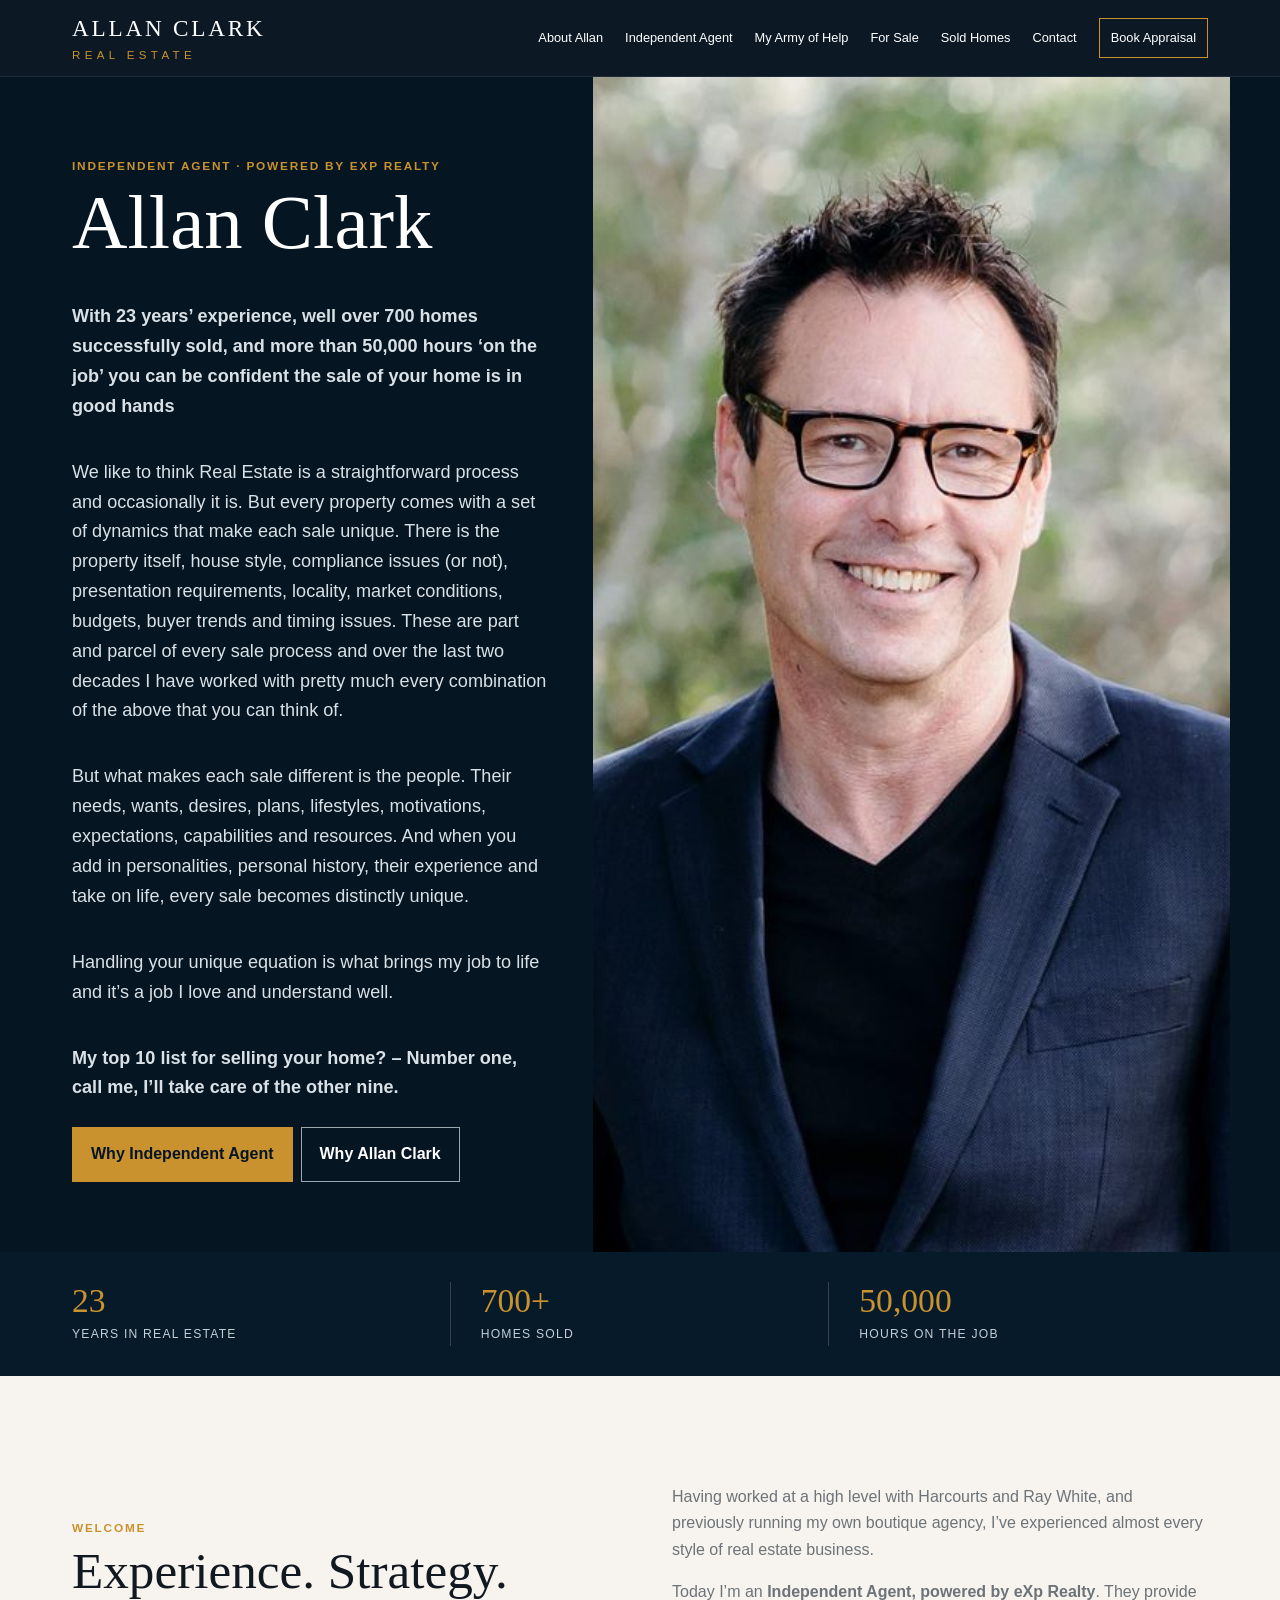
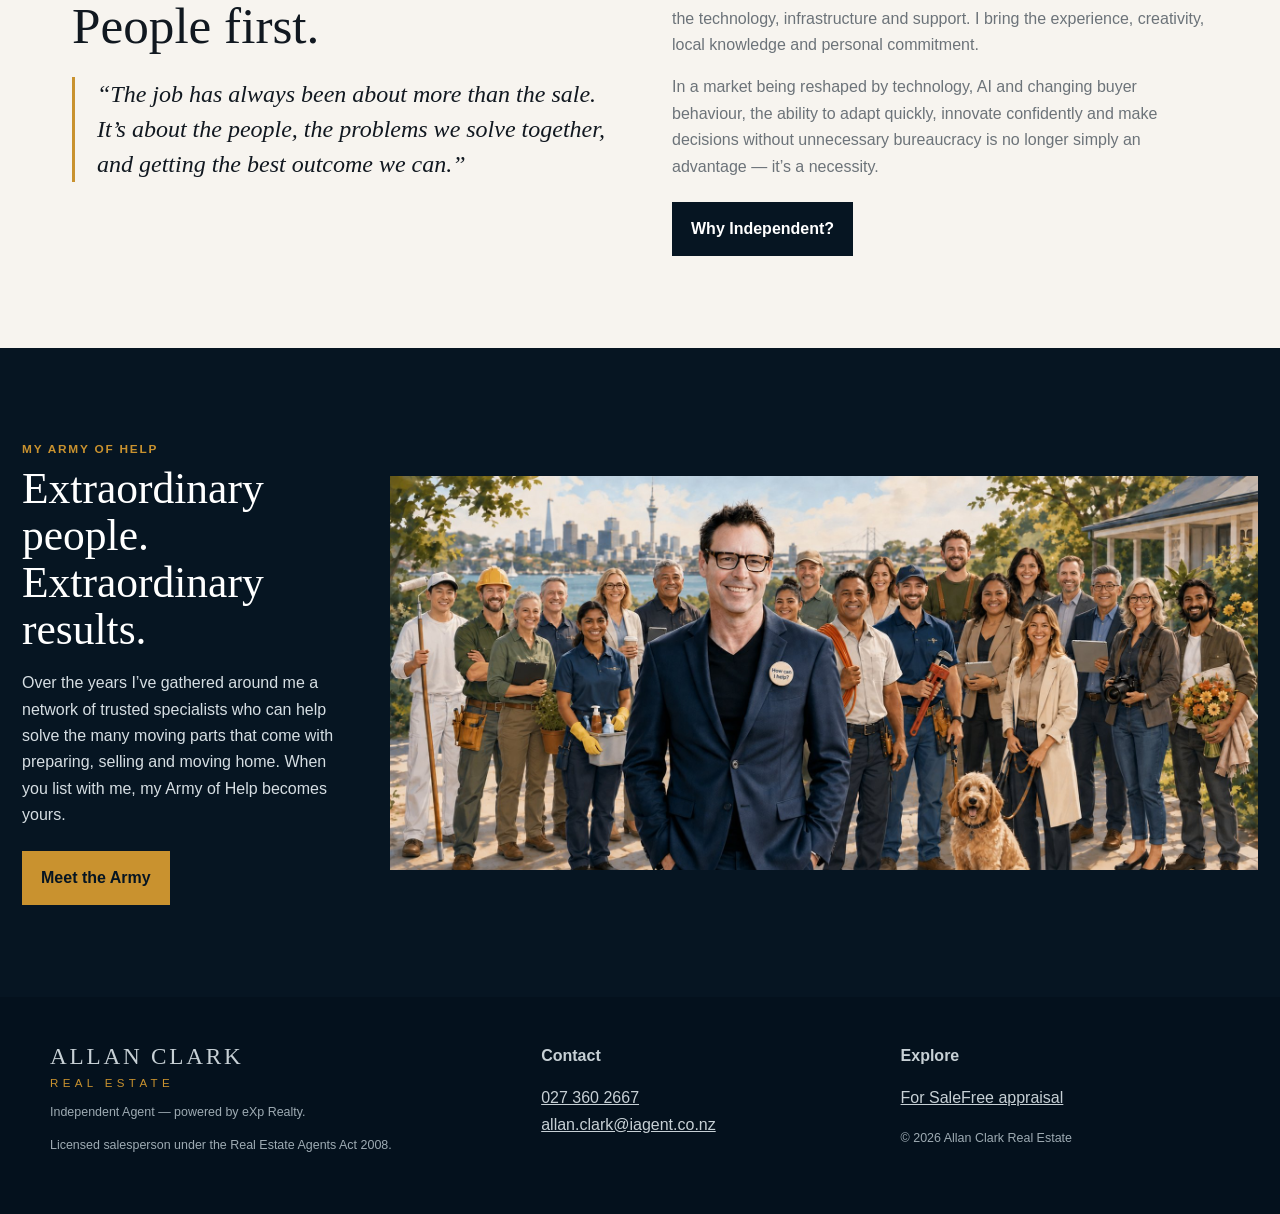
<file: index.html>
<!doctype html><html lang="en-NZ"><head><meta charset="utf-8"><meta name="viewport" content="width=device-width,initial-scale=1"><title>Auckland Real Estate Agent | Allan Clark Real Estate</title><meta name="description" content="Allan Clark — Independent Agent powered by eXp Realty. 23 years experience, 700+ homes sold."><link rel="stylesheet" href="assets/site.css"></head><body><header class="site-header"><div class="nav-wrap"><a class="brand" href="index.html"><strong>ALLAN CLARK</strong><span>REAL ESTATE</span></a><button class="menu">Menu</button><nav class="nav"><a href="about.html">About Allan</a><a href="independent.html">Independent Agent</a><a href="army.html">My Army of Help</a><a href="for-sale.html">For Sale</a><a href="sold.html">Sold Homes</a><a href="contact.html">Contact</a><a class="nav-cta" href="contact.html#appraisal-form">Book Appraisal</a></nav></div></header><main><section class="hero"><div class="hero-grid"><div class="hero-copy"><div class="kicker">Independent Agent · Powered by eXp Realty</div><h1>Allan Clark</h1><p><strong>With 23 years’ experience, well over 700 homes successfully sold, and more than 50,000 hours ‘on the job’ you can be confident the sale of your home is in good hands</strong></p><p>We like to think Real Estate is a straightforward process and occasionally it is. But every property comes with a set of dynamics that make each sale unique. There is the property itself, house style, compliance issues (or not), presentation requirements, locality, market conditions, budgets, buyer trends and timing issues. These are part and parcel of every sale process and over the last two decades I have worked with pretty much every combination of the above that you can think of.</p><p>But what makes each sale different is the people. Their needs, wants, desires, plans, lifestyles, motivations, expectations, capabilities and resources. And when you add in personalities, personal history, their experience and take on life, every sale becomes distinctly unique.</p><p>Handling your unique equation is what brings my job to life and it’s a job I love and understand well.</p><p><strong>My top 10 list for selling your home? – Number one, call me, I’ll take care of the other nine.</strong></p><div><a class="btn" href="independent.html">Why Independent Agent</a><a class="btn alt" href="about.html">Why Allan Clark</a></div></div><div class="hero-photo"><img src="assets/allan-headshot.jpg" alt="Allan Clark"></div></div></section><section class="stats"><div class="stats-grid"><div class="stat"><b>23</b><span>Years in real estate</span></div><div class="stat"><b>700+</b><span>Homes sold</span></div><div class="stat"><b>50,000</b><span>Hours on the job</span></div></div></section><section class="section two"><div><div class="kicker">Welcome</div><h2>Experience. Strategy. People first.</h2><p class="quote">“The job has always been about more than the sale. It’s about the people, the problems we solve together, and getting the best outcome we can.”</p></div><div class="prose"><p>Having worked at a high level with Harcourts and Ray White, and previously running my own boutique agency, I’ve experienced almost every style of real estate business.</p><p>Today I’m an <strong>Independent Agent, powered by eXp Realty</strong>. They provide the technology, infrastructure and support. I bring the experience, creativity, local knowledge and personal commitment.</p><p>In a market being reshaped by technology, AI and changing buyer behaviour, the ability to adapt quickly, innovate confidently and make decisions without unnecessary bureaucracy is no longer simply an advantage — it’s a necessity.</p><a class="btn dark" href="independent.html">Why Independent?</a></div></section><section class="band army-home-band"><div class="section two army-home-layout"><div class="army-home-copy"><div class="kicker">My Army of Help</div><h2>Extraordinary people. Extraordinary results.</h2><p>Over the years I’ve gathered around me a network of trusted specialists who can help solve the many moving parts that come with preparing, selling and moving home. When you list with me, my Army of Help becomes yours.</p><a class="btn" href="army.html">Meet the Army</a></div><div class="image-frame army-home-image"><img src="assets/army-of-help-home-new.jpg" alt="Allan Clark with his Army of Help network of trusted professionals"></div></div></section></main><footer><div class="footer-grid"><div><a class="brand" href="index.html"><strong>ALLAN CLARK</strong><span>REAL ESTATE</span></a><p class="small">Independent Agent — powered by eXp Realty.</p><p class="small">Licensed salesperson under the Real Estate Agents Act 2008.</p></div><div><strong>Contact</strong><p><a href="tel:0273602667">027 360 2667</a><br><a href="mailto:allan.clark@iagent.co.nz">allan.clark@iagent.co.nz</a></p></div><div><strong>Explore</strong><p><a href="for-sale.html">For Sale</a><a href="contact.html">Free appraisal</a></p><p class="small">© <span data-year></span> Allan Clark Real Estate</p></div></div></footer><script src="assets/site.js"></script></body></html>
</file>
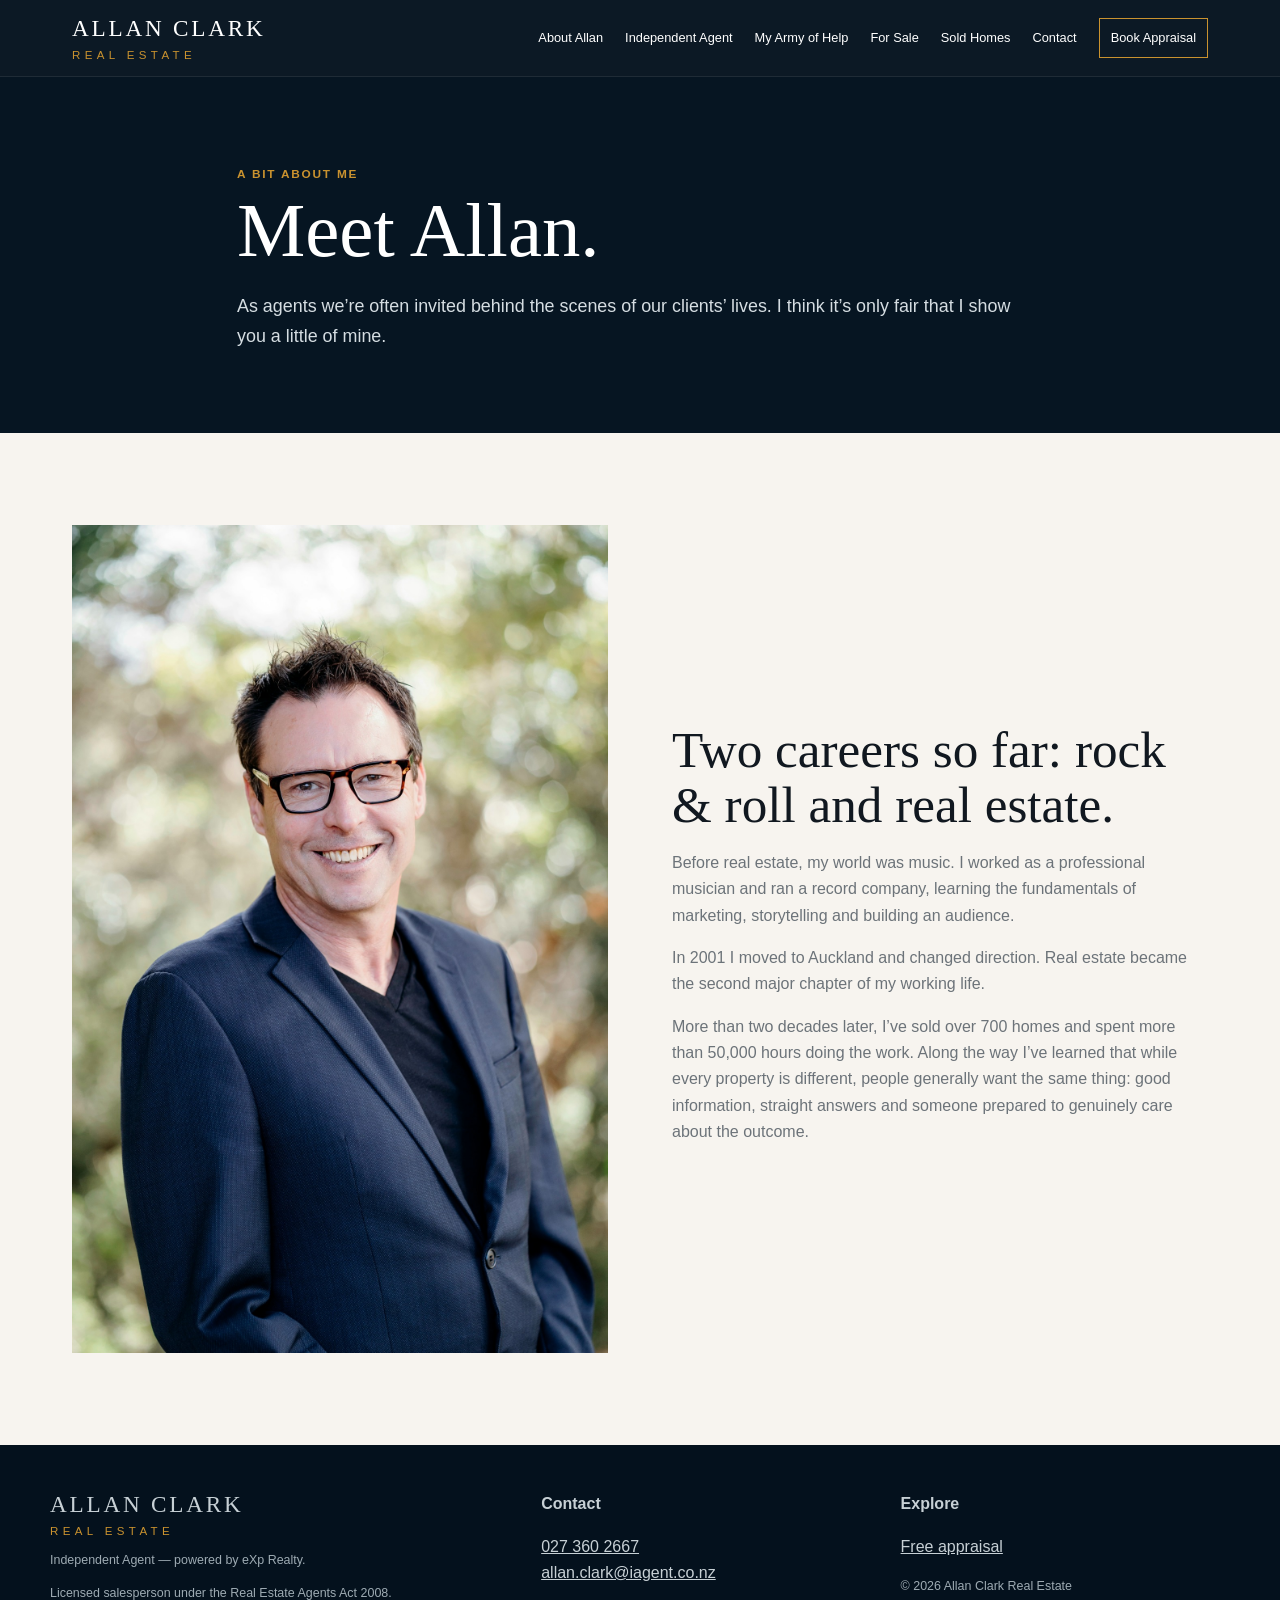
<file: about.html>
<!doctype html><html lang="en-NZ"><head><meta charset="utf-8"><meta name="viewport" content="width=device-width,initial-scale=1"><title>About Allan | Allan Clark Real Estate</title><meta name="description" content="Meet Allan Clark."><link rel="stylesheet" href="assets/site.css"></head><body><header class="site-header"><div class="nav-wrap"><a class="brand" href="index.html"><strong>ALLAN CLARK</strong><span>REAL ESTATE</span></a><button class="menu">Menu</button><nav class="nav"><a href="about.html">About Allan</a><a href="independent.html">Independent Agent</a><a href="army.html">My Army of Help</a><a href="for-sale.html">For Sale</a><a href="sold.html">Sold Homes</a><a href="contact.html">Contact</a><a class="nav-cta" href="contact.html#appraisal-form">Book Appraisal</a></nav></div></header><main><section class="page-hero"><div class="section narrow"><div class="kicker">A bit about me</div><h1>Meet Allan.</h1><p>As agents we’re often invited behind the scenes of our clients’ lives. I think it’s only fair that I show you a little of mine.</p></div></section><section class="section two"><div class="image-frame"><img src="assets/allan-portrait.jpg" alt="Portrait of Allan Clark"></div><div class="prose"><h2>Two careers so far: rock & roll and real estate.</h2><p>Before real estate, my world was music. I worked as a professional musician and ran a record company, learning the fundamentals of marketing, storytelling and building an audience.</p><p>In 2001 I moved to Auckland and changed direction. Real estate became the second major chapter of my working life.</p><p>More than two decades later, I’ve sold over 700 homes and spent more than 50,000 hours doing the work. Along the way I’ve learned that while every property is different, people generally want the same thing: good information, straight answers and someone prepared to genuinely care about the outcome.</p></div></section></main><footer><div class="footer-grid"><div><a class="brand" href="index.html"><strong>ALLAN CLARK</strong><span>REAL ESTATE</span></a><p class="small">Independent Agent — powered by eXp Realty.</p><p class="small">Licensed salesperson under the Real Estate Agents Act 2008.</p></div><div><strong>Contact</strong><p><a href="tel:0273602667">027 360 2667</a><br><a href="mailto:allan.clark@iagent.co.nz">allan.clark@iagent.co.nz</a></p></div><div><strong>Explore</strong><p><a href="contact.html">Free appraisal</a></p><p class="small">© <span data-year></span> Allan Clark Real Estate</p></div></div></footer><script src="assets/site.js"></script></body></html>
</file>
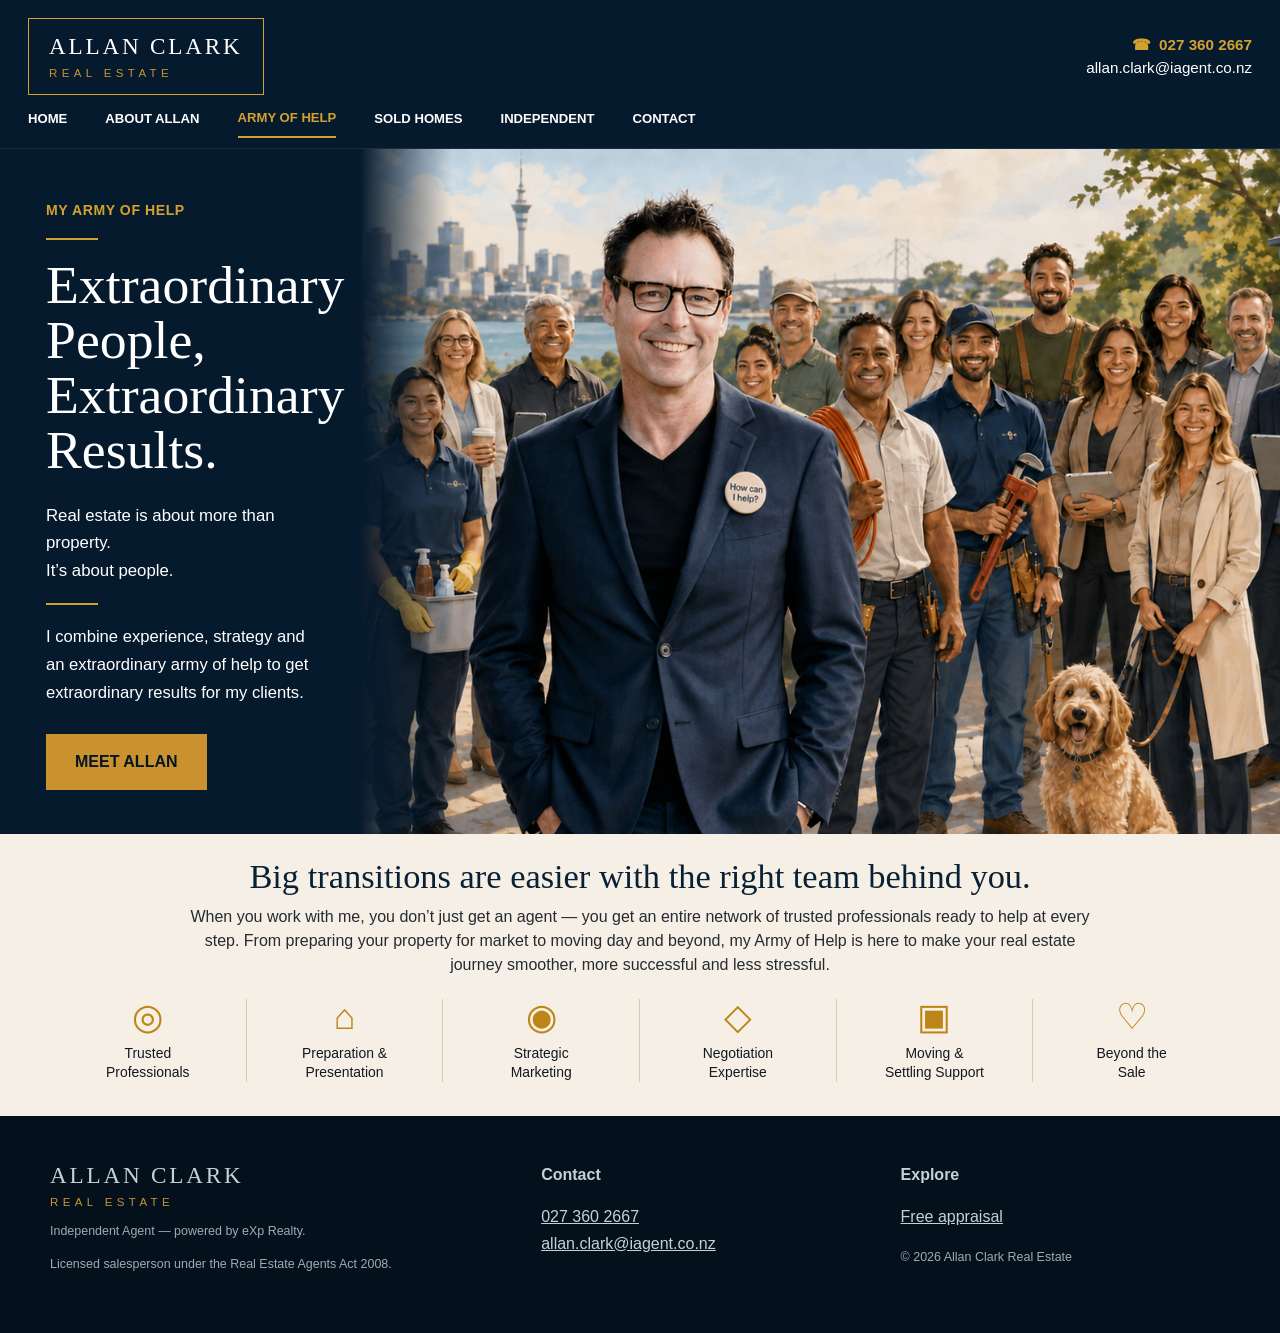
<file: army.html>
<!doctype html>
<html lang="en-NZ">
<head>
  <meta charset="utf-8">
  <meta name="viewport" content="width=device-width,initial-scale=1">
  <title>My Army of Help | Allan Clark Real Estate</title>
  <meta name="description" content="Allan Clark's Army of Help — a trusted network of professionals ready to help with every part of your real estate transition.">
  <link rel="stylesheet" href="assets/site.css">
  <link rel="stylesheet" href="assets/army.css">
</head>
<body class="army-page">
<header class="site-header army-header">
  <div class="army-header-top">
    <a class="brand army-brand" href="index.html"><strong>ALLAN CLARK</strong><span>REAL ESTATE</span></a>
    <div class="army-contact">
      <a href="tel:0273602667">☎ &nbsp;027 360 2667</a>
      <a href="mailto:allan.clark@iagent.co.nz">allan.clark@iagent.co.nz</a>
    </div>
    <button class="menu" aria-label="Open menu">Menu</button>
  </div>
  <nav class="nav army-nav">
    <a href="index.html">Home</a>
    <a href="about.html">About Allan</a>
    <a class="active" href="army.html">Army of Help</a>
    <a href="sold.html">Sold Homes</a>
    <a href="independent.html">Independent</a>
    
    <a href="contact.html">Contact</a>
  </nav>
</header>

<main>
  <section class="army-hero">
    <div class="army-hero-copy">
      <div class="army-eyebrow">MY ARMY OF HELP</div>
      <div class="army-gold-rule"></div>
      <h1>Extraordinary<br>People,<br>Extraordinary<br>Results.</h1>
      <p class="army-lead">Real estate is about more than property.<br>It’s about people.</p>
      <div class="army-gold-rule short"></div>
      <p class="army-body">I combine experience, strategy and an extraordinary army of help to get extraordinary results for my clients.</p>
      <a class="btn army-button" href="about.html">MEET ALLAN</a>
    </div>
    <div class="army-hero-image">
      <img src="assets/army-of-help-team.png" alt="Allan Clark with his Army of Help">
    </div>
  </section>

  <section class="army-support">
    <div class="army-support-inner">
      <h2>Big transitions are easier with the right team behind you.</h2>
      <p>When you work with me, you don’t just get an agent — you get an entire network of trusted professionals ready to help at every step. From preparing your property for market to moving day and beyond, my Army of Help is here to make your real estate journey smoother, more successful and less stressful.</p>
      <div class="army-benefits">
        <article><div class="army-icon">◎</div><h3>Trusted<br>Professionals</h3></article>
        <article><div class="army-icon">⌂</div><h3>Preparation &amp;<br>Presentation</h3></article>
        <article><div class="army-icon">◉</div><h3>Strategic<br>Marketing</h3></article>
        <article><div class="army-icon">◇</div><h3>Negotiation<br>Expertise</h3></article>
        <article><div class="army-icon">▣</div><h3>Moving &amp;<br>Settling Support</h3></article>
        <article><div class="army-icon">♡</div><h3>Beyond the<br>Sale</h3></article>
      </div>
    </div>
  </section>

</main>

<footer>
  <div class="footer-grid">
    <div>
      <a class="brand" href="index.html"><strong>ALLAN CLARK</strong><span>REAL ESTATE</span></a>
      <p class="small">Independent Agent — powered by eXp Realty.</p>
      <p class="small">Licensed salesperson under the Real Estate Agents Act 2008.</p>
    </div>
    <div><strong>Contact</strong><p><a href="tel:0273602667">027 360 2667</a><br><a href="mailto:allan.clark@iagent.co.nz">allan.clark@iagent.co.nz</a></p></div>
    <div><strong>Explore</strong><p><a href="contact.html">Free appraisal</a></p><p class="small">© <span data-year></span> Allan Clark Real Estate</p></div>
  </div>
</footer>
<script src="assets/site.js"></script>
</body>
</html>
</file>
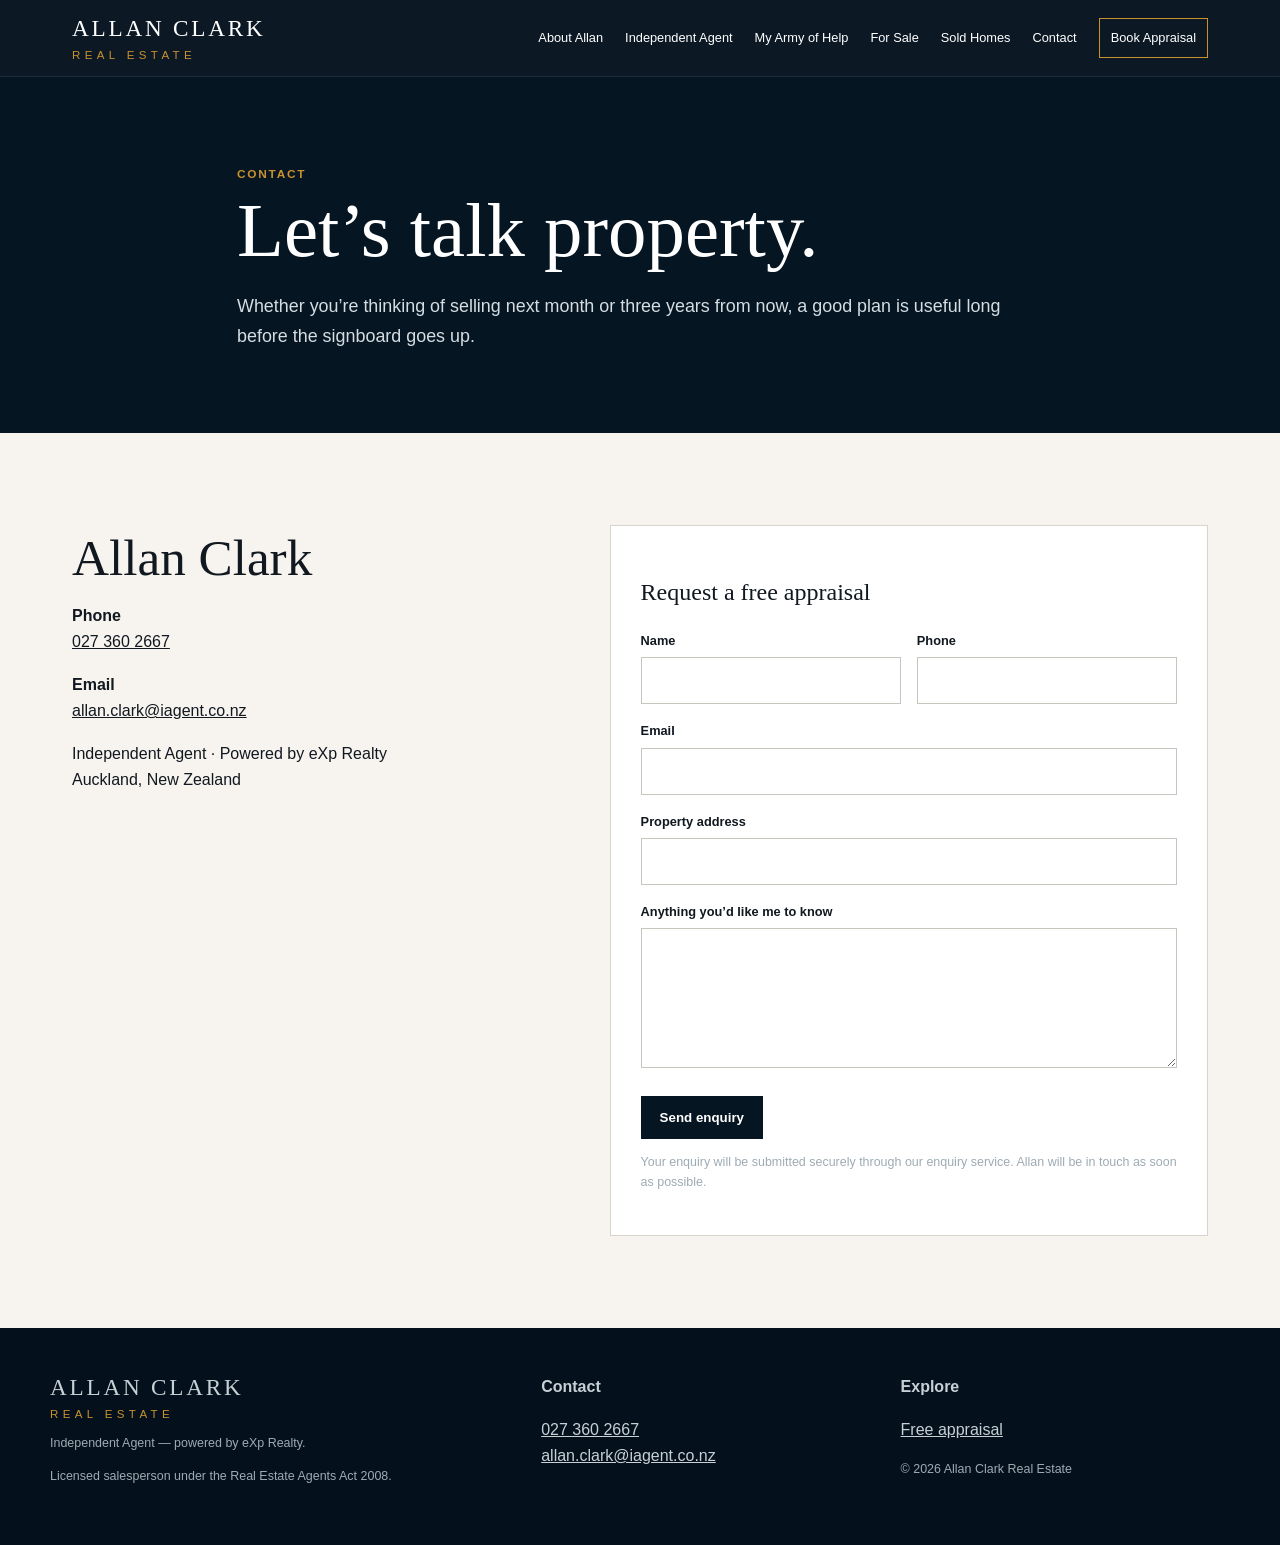
<file: contact.html>
<!doctype html><html lang="en-NZ"><head><meta charset="utf-8"><meta name="viewport" content="width=device-width,initial-scale=1"><title>Contact | Allan Clark Real Estate</title><meta name="description" content="Contact Allan Clark or request a free property appraisal."><link rel="stylesheet" href="assets/site.css"></head><body><header class="site-header"><div class="nav-wrap"><a class="brand" href="index.html"><strong>ALLAN CLARK</strong><span>REAL ESTATE</span></a><button class="menu">Menu</button><nav class="nav"><a href="about.html">About Allan</a><a href="independent.html">Independent Agent</a><a href="army.html">My Army of Help</a><a href="for-sale.html">For Sale</a><a href="sold.html">Sold Homes</a><a href="contact.html">Contact</a><a class="nav-cta" href="contact.html#appraisal-form">Book Appraisal</a></nav></div></header><main><section class="page-hero"><div class="section narrow"><div class="kicker">Contact</div><h1>Let’s talk property.</h1><p>Whether you’re thinking of selling next month or three years from now, a good plan is useful long before the signboard goes up.</p></div></section><section class="section contact-grid"><div><h2>Allan Clark</h2><p><strong>Phone</strong><br><a href="tel:0273602667">027 360 2667</a></p><p><strong>Email</strong><br><a href="mailto:allan.clark@iagent.co.nz">allan.clark@iagent.co.nz</a></p><p>Independent Agent · Powered by eXp Realty<br>Auckland, New Zealand</p></div><div class="contact-box"><h3>Request a free appraisal</h3><form id="appraisal-form" action="https://api.web3forms.com/submit" method="POST"><input type="hidden" name="access_key" value="07885976-c66e-488e-8638-e95e1d475dbd"><input type="hidden" name="subject" value="New property appraisal enquiry — Allan Clark Real Estate"><input type="hidden" name="from_name" value="Allan Clark Real Estate Website"><input type="checkbox" name="botcheck" style="display:none" tabindex="-1" autocomplete="off" aria-hidden="true"><label>Name<input name="name" autocomplete="name" required></label><label>Phone<input name="Phone" autocomplete="tel"></label><label class="full">Email<input name="email" type="email" autocomplete="email" required></label><label class="full">Property address<input name="Property address" autocomplete="street-address"></label><label class="full">Anything you’d like me to know<textarea name="Message"></textarea></label><div class="full"><button class="btn dark" type="submit">Send enquiry</button><p id="appraisal-status" role="status" aria-live="polite" style="margin-top:1rem" hidden></p></div></form><p class="small">Your enquiry will be submitted securely through our enquiry service. Allan will be in touch as soon as possible.</p></div></section></main><footer><div class="footer-grid"><div><a class="brand" href="index.html"><strong>ALLAN CLARK</strong><span>REAL ESTATE</span></a><p class="small">Independent Agent — powered by eXp Realty.</p><p class="small">Licensed salesperson under the Real Estate Agents Act 2008.</p></div><div><strong>Contact</strong><p><a href="tel:0273602667">027 360 2667</a><br><a href="mailto:allan.clark@iagent.co.nz">allan.clark@iagent.co.nz</a></p></div><div><strong>Explore</strong><p><a href="contact.html">Free appraisal</a></p><p class="small">© <span data-year></span> Allan Clark Real Estate</p></div></div></footer><script src="assets/site.js"></script><script>
(function () {
  const form = document.getElementById('appraisal-form');
  if (!form) return;
  const button = form.querySelector('button[type="submit"]');
  const status = document.getElementById('appraisal-status');
  form.addEventListener('submit', async function (event) {
    event.preventDefault();
    if (!form.reportValidity()) return;
    if (!form.elements.access_key.value || form.elements.access_key.value === 'REPLACE_WITH_WEB3FORMS_ACCESS_KEY') {
      status.textContent = 'The enquiry form is not configured yet. Please email allan.clark@iagent.co.nz directly.';
      status.style.color = '#a12828';
      status.hidden = false;
      return;
    }
    button.disabled = true;
    button.textContent = 'Sending…';
    status.hidden = true;
    try {
      const response = await fetch(form.action, {
        method: 'POST',
        headers: { 'Accept': 'application/json' },
        body: new FormData(form)
      });
      const result = await response.json();
      if (!response.ok || result.success !== true) {
        throw new Error('Submission was not accepted');
      }
      form.reset();
      status.textContent = 'Thank you. Your enquiry has been submitted. Allan will be in touch shortly.';
      status.style.color = '#176534';
    } catch (error) {
      status.textContent = 'Sorry, we could not submit your enquiry. Please try again or email allan.clark@iagent.co.nz directly.';
      status.style.color = '#a12828';
    } finally {
      status.hidden = false;
      button.disabled = false;
      button.textContent = 'Send enquiry';
    }
  });
})();
</script></body></html>
</file>
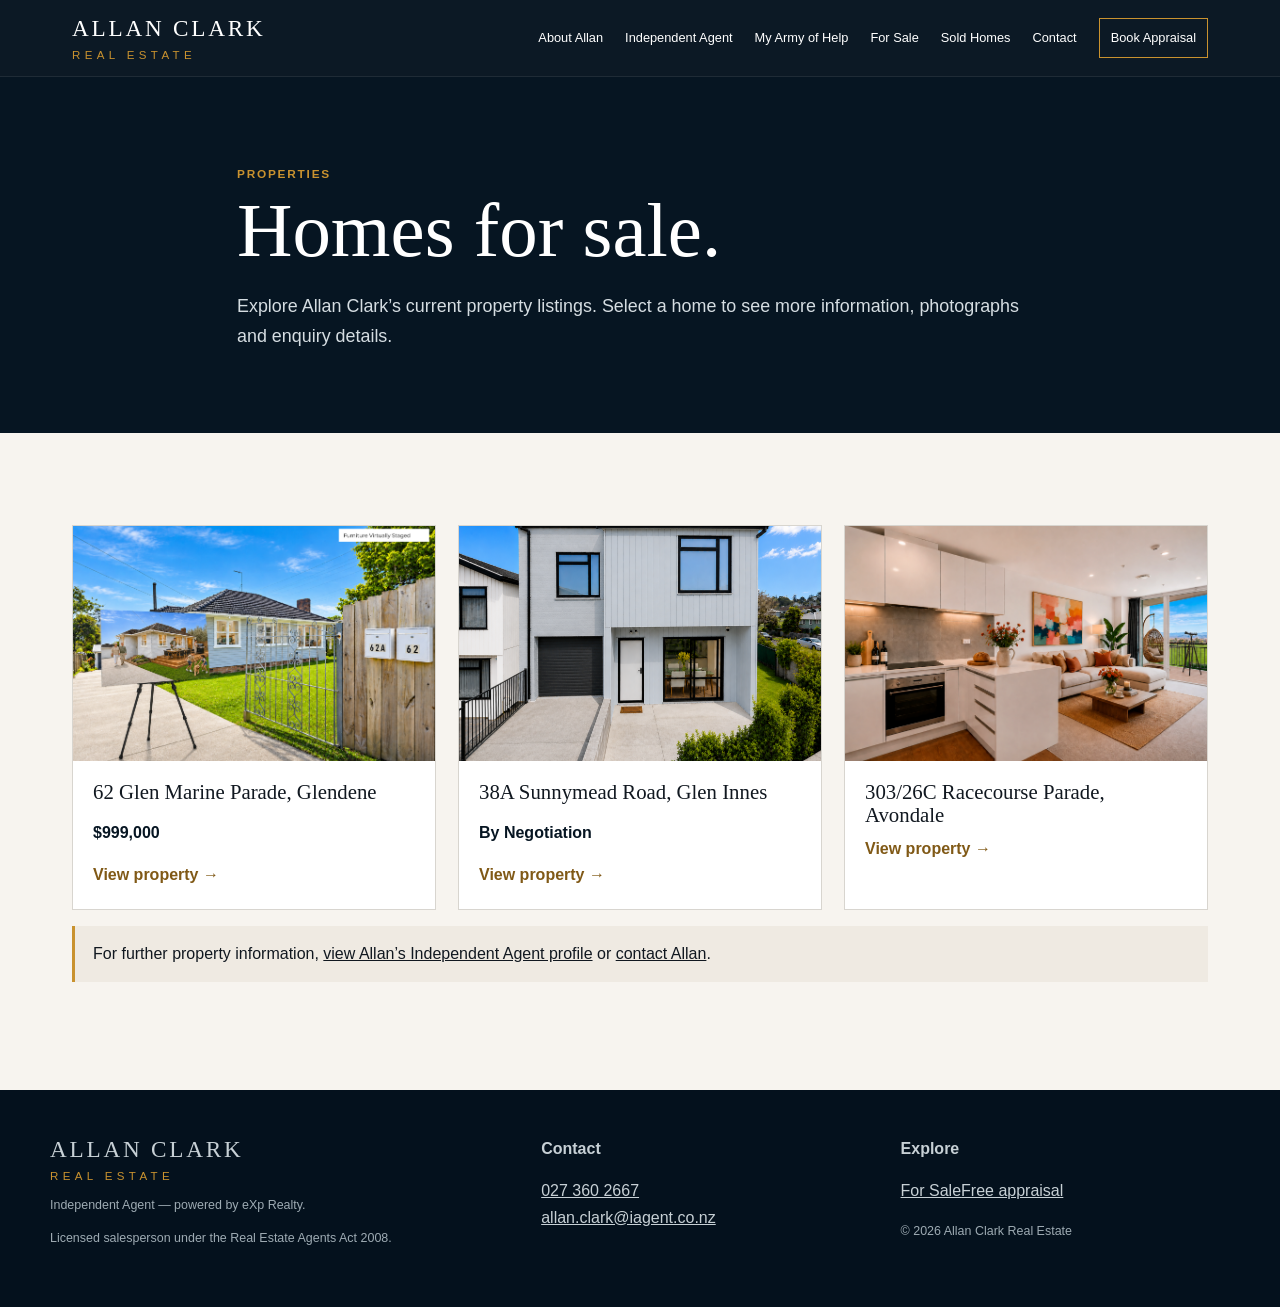
<file: for-sale.html>
<!doctype html><html lang="en-NZ"><head><meta charset="utf-8"><meta name="viewport" content="width=device-width,initial-scale=1"><title>For Sale | Allan Clark Real Estate</title><meta name="description" content="Explore properties for sale with Allan Clark Real Estate."><link rel="stylesheet" href="assets/site.css"></head><body><header class="site-header"><div class="nav-wrap"><a class="brand" href="index.html"><strong>ALLAN CLARK</strong><span>REAL ESTATE</span></a><button class="menu">Menu</button><nav class="nav"><a href="about.html">About Allan</a><a href="independent.html">Independent Agent</a><a href="army.html">My Army of Help</a><a href="for-sale.html">For Sale</a><a href="sold.html">Sold Homes</a><a href="contact.html">Contact</a><a class="nav-cta" href="contact.html#appraisal-form">Book Appraisal</a></nav></div></header><main><section class="page-hero"><div class="section narrow"><div class="kicker">Properties</div><h1>Homes for sale.</h1><p>Explore Allan Clark’s current property listings. Select a home to see more information, photographs and enquiry details.</p></div></section><section class="section"><div data-property-status="for-sale"><p>Loading current listings…</p></div><p class="notice">For further property information, <a href="https://independentagent.co.nz/team-member/allan-clark-297/">view Allan’s Independent Agent profile</a> or <a href="contact.html">contact Allan</a>.</p></section></main><footer><div class="footer-grid"><div><a class="brand" href="index.html"><strong>ALLAN CLARK</strong><span>REAL ESTATE</span></a><p class="small">Independent Agent — powered by eXp Realty.</p><p class="small">Licensed salesperson under the Real Estate Agents Act 2008.</p></div><div><strong>Contact</strong><p><a href="tel:0273602667">027 360 2667</a><br><a href="mailto:allan.clark@iagent.co.nz">allan.clark@iagent.co.nz</a></p></div><div><strong>Explore</strong><p><a href="for-sale.html">For Sale</a><a href="contact.html">Free appraisal</a></p><p class="small">© <span data-year></span> Allan Clark Real Estate</p></div></div></footer><script src="assets/site.js"></script><script src="assets/properties.js" defer></script></body></html>
</file>
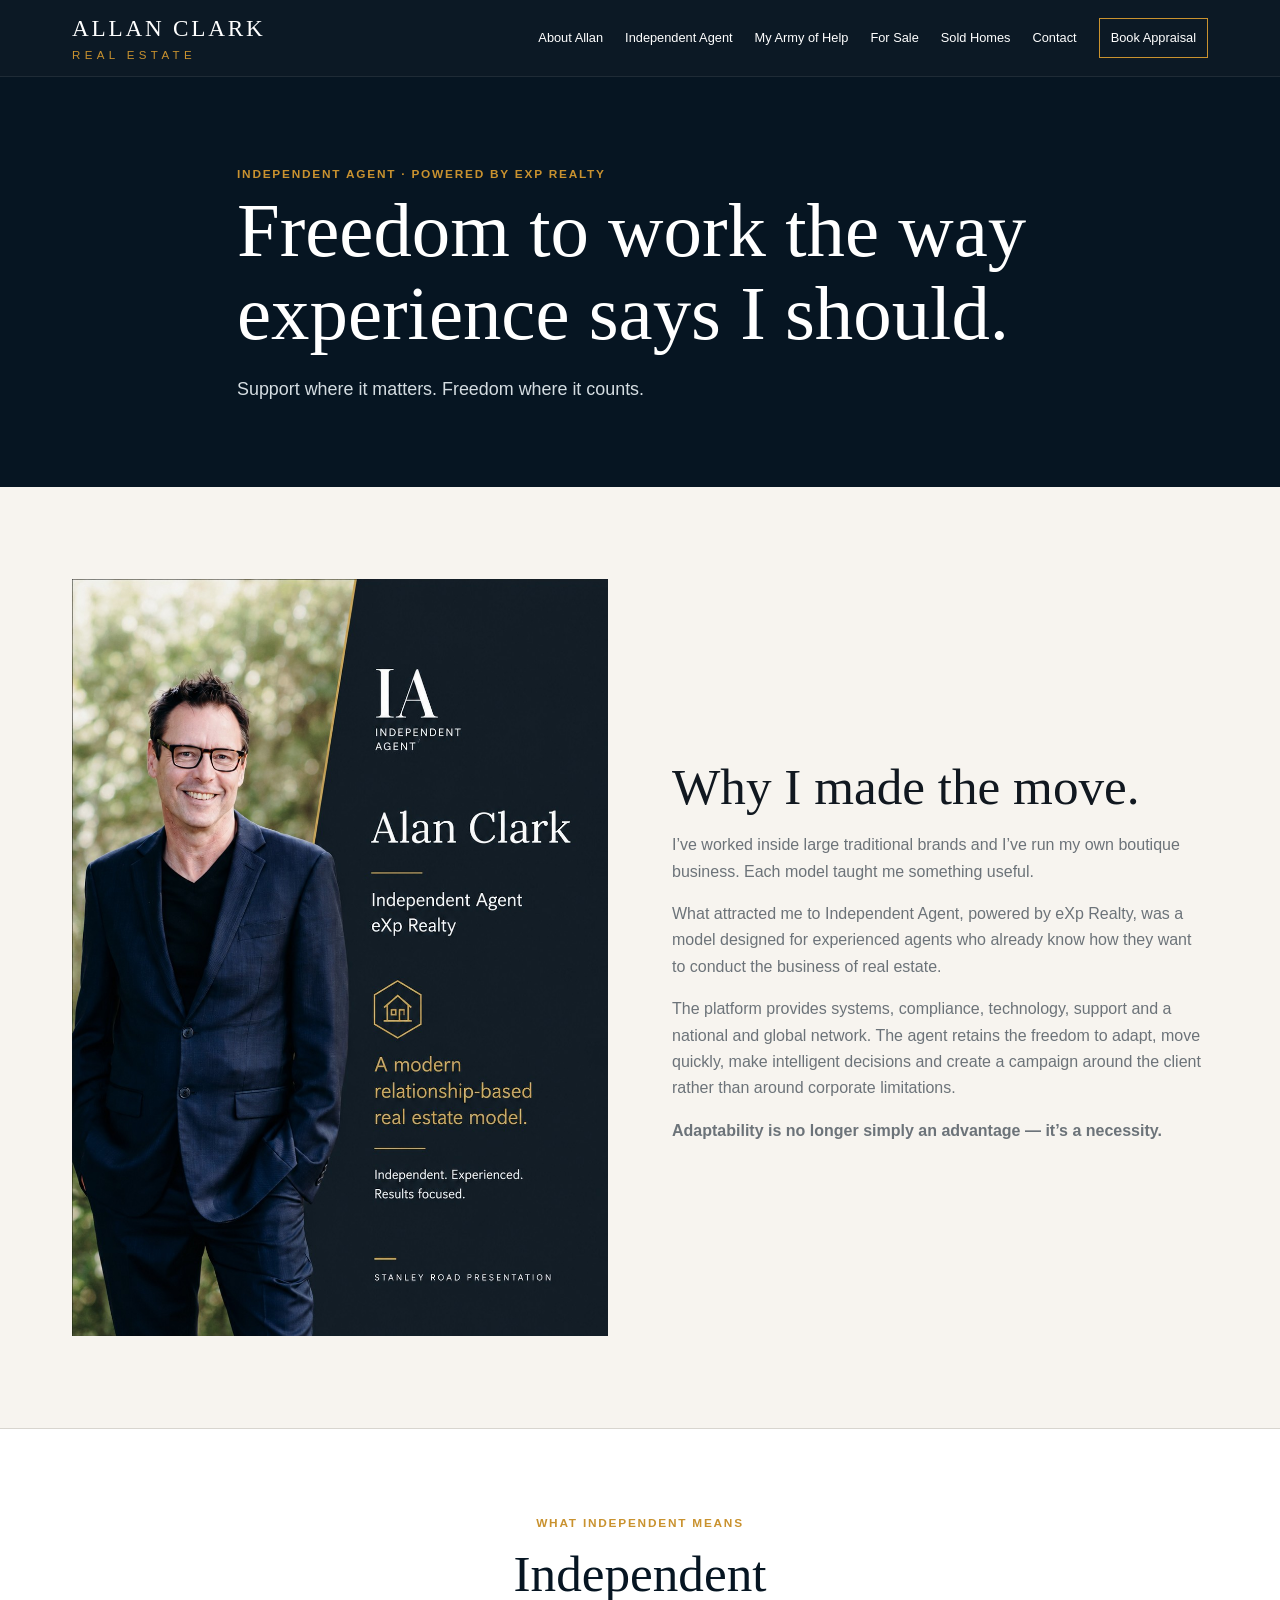
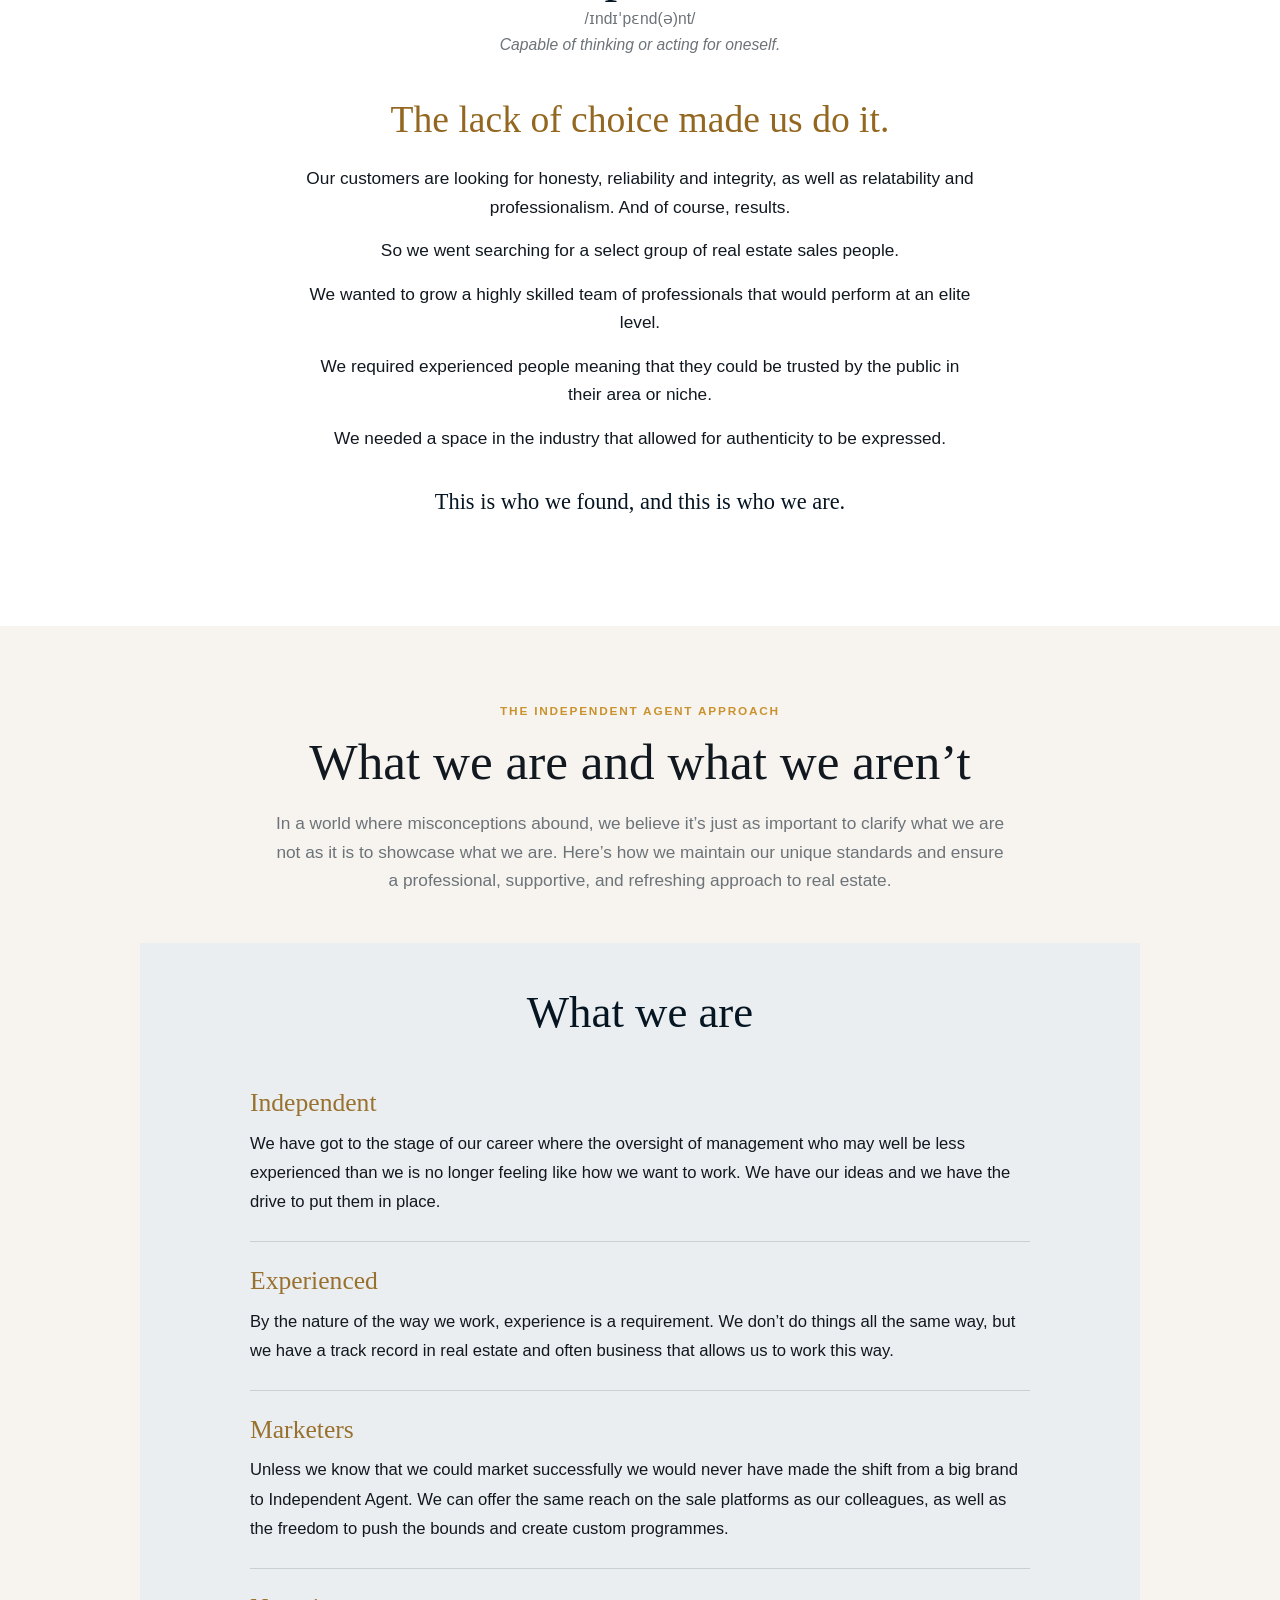
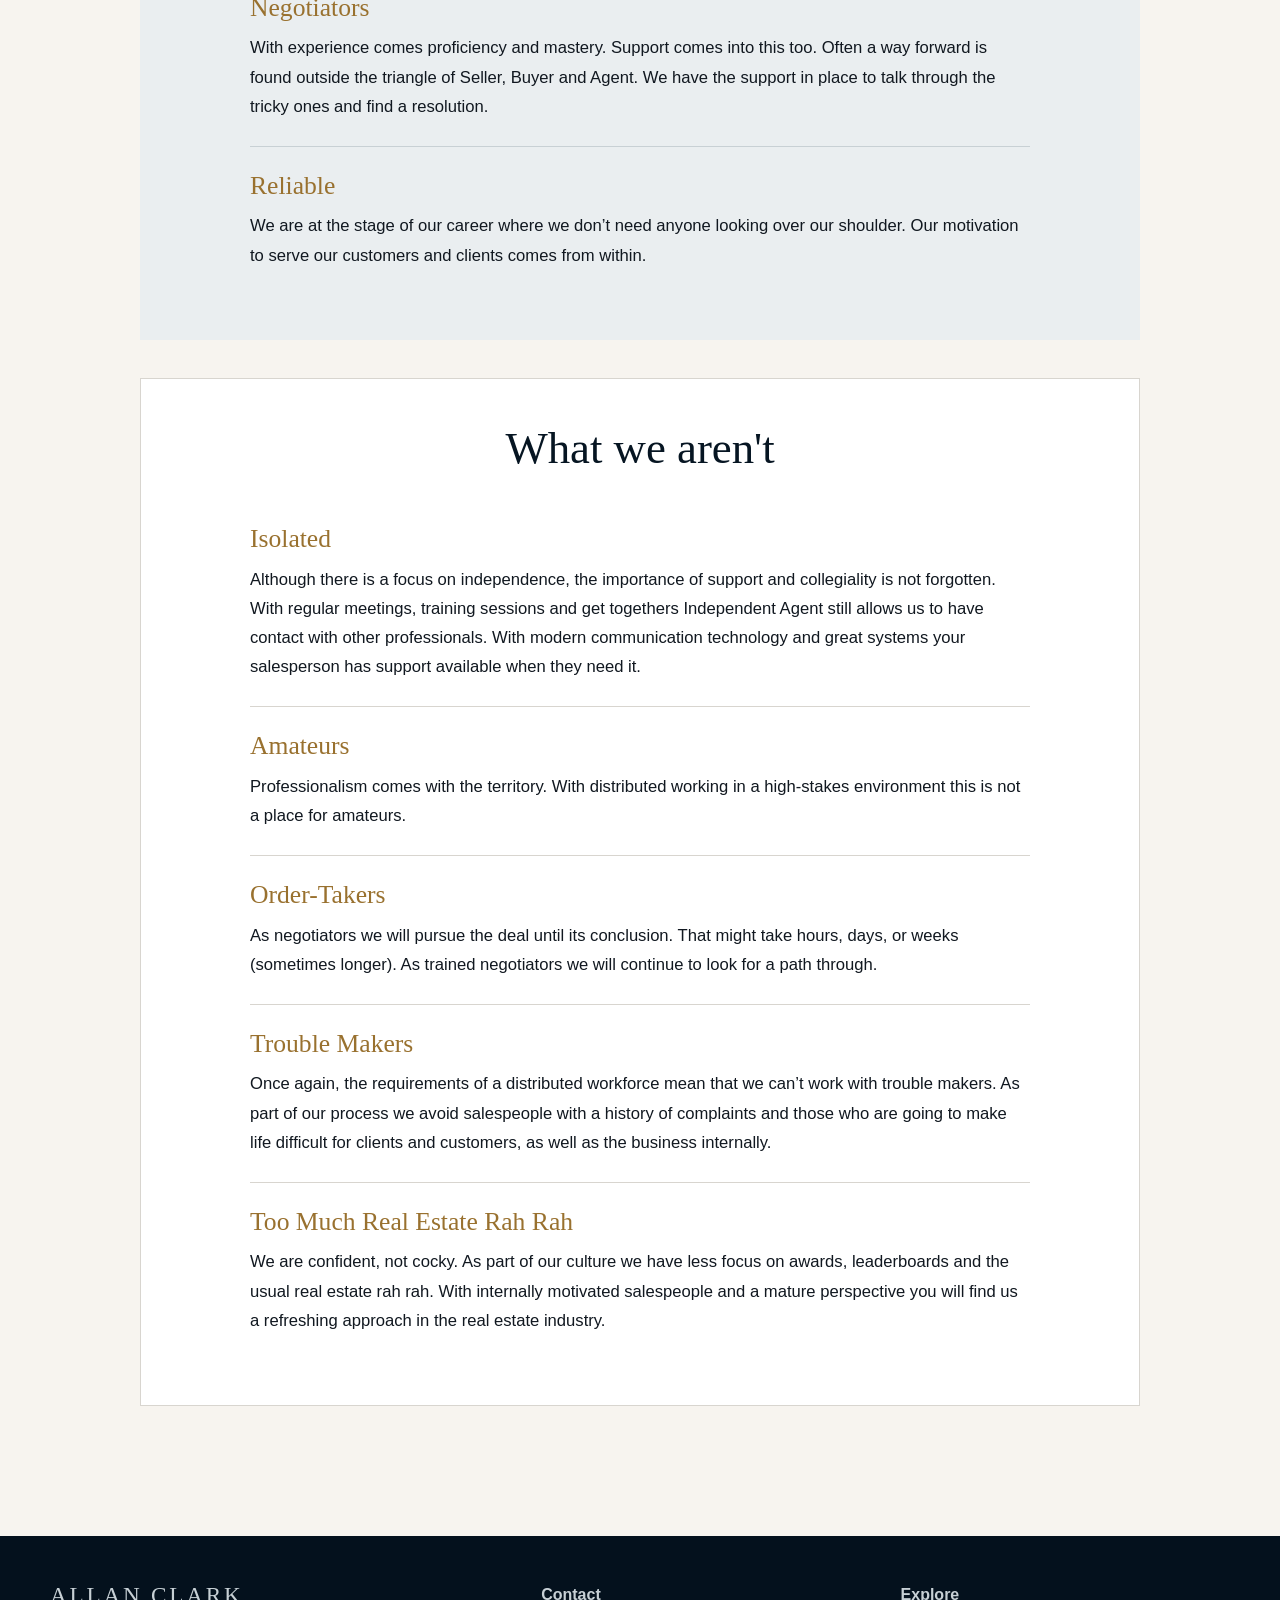
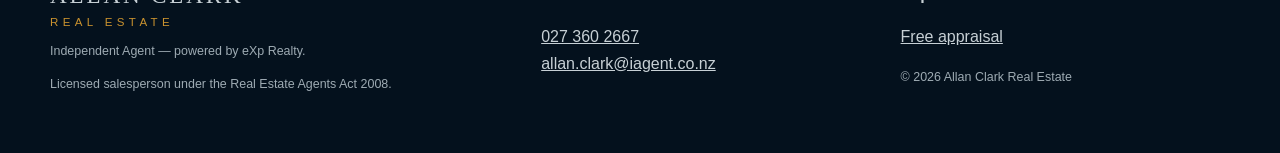
<file: independent.html>
<!doctype html><html lang="en-NZ"><head><meta charset="utf-8"><meta name="viewport" content="width=device-width,initial-scale=1"><title>Independent Agent | Allan Clark Real Estate</title><meta name="description" content="Why Allan works as an Independent Agent powered by eXp Realty."><link rel="stylesheet" href="assets/site.css"></head><body><header class="site-header"><div class="nav-wrap"><a class="brand" href="index.html"><strong>ALLAN CLARK</strong><span>REAL ESTATE</span></a><button class="menu">Menu</button><nav class="nav"><a href="about.html">About Allan</a><a href="independent.html">Independent Agent</a><a href="army.html">My Army of Help</a><a href="for-sale.html">For Sale</a><a href="sold.html">Sold Homes</a><a href="contact.html">Contact</a><a class="nav-cta" href="contact.html#appraisal-form">Book Appraisal</a></nav></div></header><main><section class="page-hero"><div class="section narrow"><div class="kicker">Independent Agent · Powered by eXp Realty</div><h1>Freedom to work the way experience says I should.</h1><p>Support where it matters. Freedom where it counts.</p></div></section><section class="section two"><div class="image-frame"><img src="assets/independent-agent-new-photo.jpg" alt="Allan Clark — Independent Agent, eXp Realty"></div><div class="prose"><h2>Why I made the move.</h2><p>I’ve worked inside large traditional brands and I’ve run my own boutique business. Each model taught me something useful.</p><p>What attracted me to Independent Agent, powered by eXp Realty, was a model designed for experienced agents who already know how they want to conduct the business of real estate.</p><p>The platform provides systems, compliance, technology, support and a national and global network. The agent retains the freedom to adapt, move quickly, make intelligent decisions and create a campaign around the client rather than around corporate limitations.</p><p><strong>Adaptability is no longer simply an advantage — it’s a necessity.</strong></p></div></section><section class="independent-manifesto"><div class="section narrow independent-intro"><div class="kicker">What independent means</div><h2>Independent</h2><p class="independent-pronunciation">/ɪndɪˈpɛnd(ə)nt/ <span>Capable of thinking or acting for oneself.</span></p><h3>The lack of choice made us do it.</h3><p>Our customers are looking for honesty, reliability and integrity, as well as relatability and professionalism. And of course, results.</p><p>So we went searching for a select group of real estate sales people.</p><p>We wanted to grow a highly skilled team of professionals that would perform at an elite level.</p><p>We required experienced people meaning that they could be trusted by the public in their area or niche.</p><p>We needed a space in the industry that allowed for authenticity to be expressed.</p><p class="independent-declaration">This is who we found, and this is who we are.</p></div></section><section class="section independent-standards"><div class="independent-section-heading"><div class="kicker">The Independent Agent approach</div><h2>What we are and what we aren’t</h2><p>In a world where misconceptions abound, we believe it’s just as important to clarify what we are not as it is to showcase what we are. Here’s how we maintain our unique standards and ensure a professional, supportive, and refreshing approach to real estate.</p></div><div class="independent-panel"><h2>What we are</h2><article class="independent-value"><h3>Independent</h3><p>We have got to the stage of our career where the oversight of management who may well be less experienced than we is no longer feeling like how we want to work. We have our ideas and we have the drive to put them in place.</p></article><article class="independent-value"><h3>Experienced</h3><p>By the nature of the way we work, experience is a requirement. We don’t do things all the same way, but we have a track record in real estate and often business that allows us to work this way.</p></article><article class="independent-value"><h3>Marketers</h3><p>Unless we know that we could market successfully we would never have made the shift from a big brand to Independent Agent. We can offer the same reach on the sale platforms as our colleagues, as well as the freedom to push the bounds and create custom programmes.</p></article><article class="independent-value"><h3>Negotiators</h3><p>With experience comes proficiency and mastery. Support comes into this too. Often a way forward is found outside the triangle of Seller, Buyer and Agent. We have the support in place to talk through the tricky ones and find a resolution.</p></article><article class="independent-value"><h3>Reliable</h3><p>We are at the stage of our career where we don’t need anyone looking over our shoulder. Our motivation to serve our customers and clients comes from within.</p></article></div><div class="independent-panel independent-panel-light"><h2>What we aren't</h2><article class="independent-value"><h3>Isolated</h3><p>Although there is a focus on independence, the importance of support and collegiality is not forgotten. With regular meetings, training sessions and get togethers Independent Agent still allows us to have contact with other professionals. With modern communication technology and great systems your salesperson has support available when they need it.</p></article><article class="independent-value"><h3>Amateurs</h3><p>Professionalism comes with the territory. With distributed working in a high-stakes environment this is not a place for amateurs.</p></article><article class="independent-value"><h3>Order-Takers</h3><p>As negotiators we will pursue the deal until its conclusion. That might take hours, days, or weeks (sometimes longer). As trained negotiators we will continue to look for a path through.</p></article><article class="independent-value"><h3>Trouble Makers</h3><p>Once again, the requirements of a distributed workforce mean that we can’t work with trouble makers. As part of our process we avoid salespeople with a history of complaints and those who are going to make life difficult for clients and customers, as well as the business internally.</p></article><article class="independent-value"><h3>Too Much Real Estate Rah Rah</h3><p>We are confident, not cocky. As part of our culture we have less focus on awards, leaderboards and the usual real estate rah rah. With internally motivated salespeople and a mature perspective you will find us a refreshing approach in the real estate industry.</p></article></div></section></main><footer><div class="footer-grid"><div><a class="brand" href="index.html"><strong>ALLAN CLARK</strong><span>REAL ESTATE</span></a><p class="small">Independent Agent — powered by eXp Realty.</p><p class="small">Licensed salesperson under the Real Estate Agents Act 2008.</p></div><div><strong>Contact</strong><p><a href="tel:0273602667">027 360 2667</a><br><a href="mailto:allan.clark@iagent.co.nz">allan.clark@iagent.co.nz</a></p></div><div><strong>Explore</strong><p><a href="contact.html">Free appraisal</a></p><p class="small">© <span data-year></span> Allan Clark Real Estate</p></div></div></footer><script src="assets/site.js"></script></body></html>
</file>
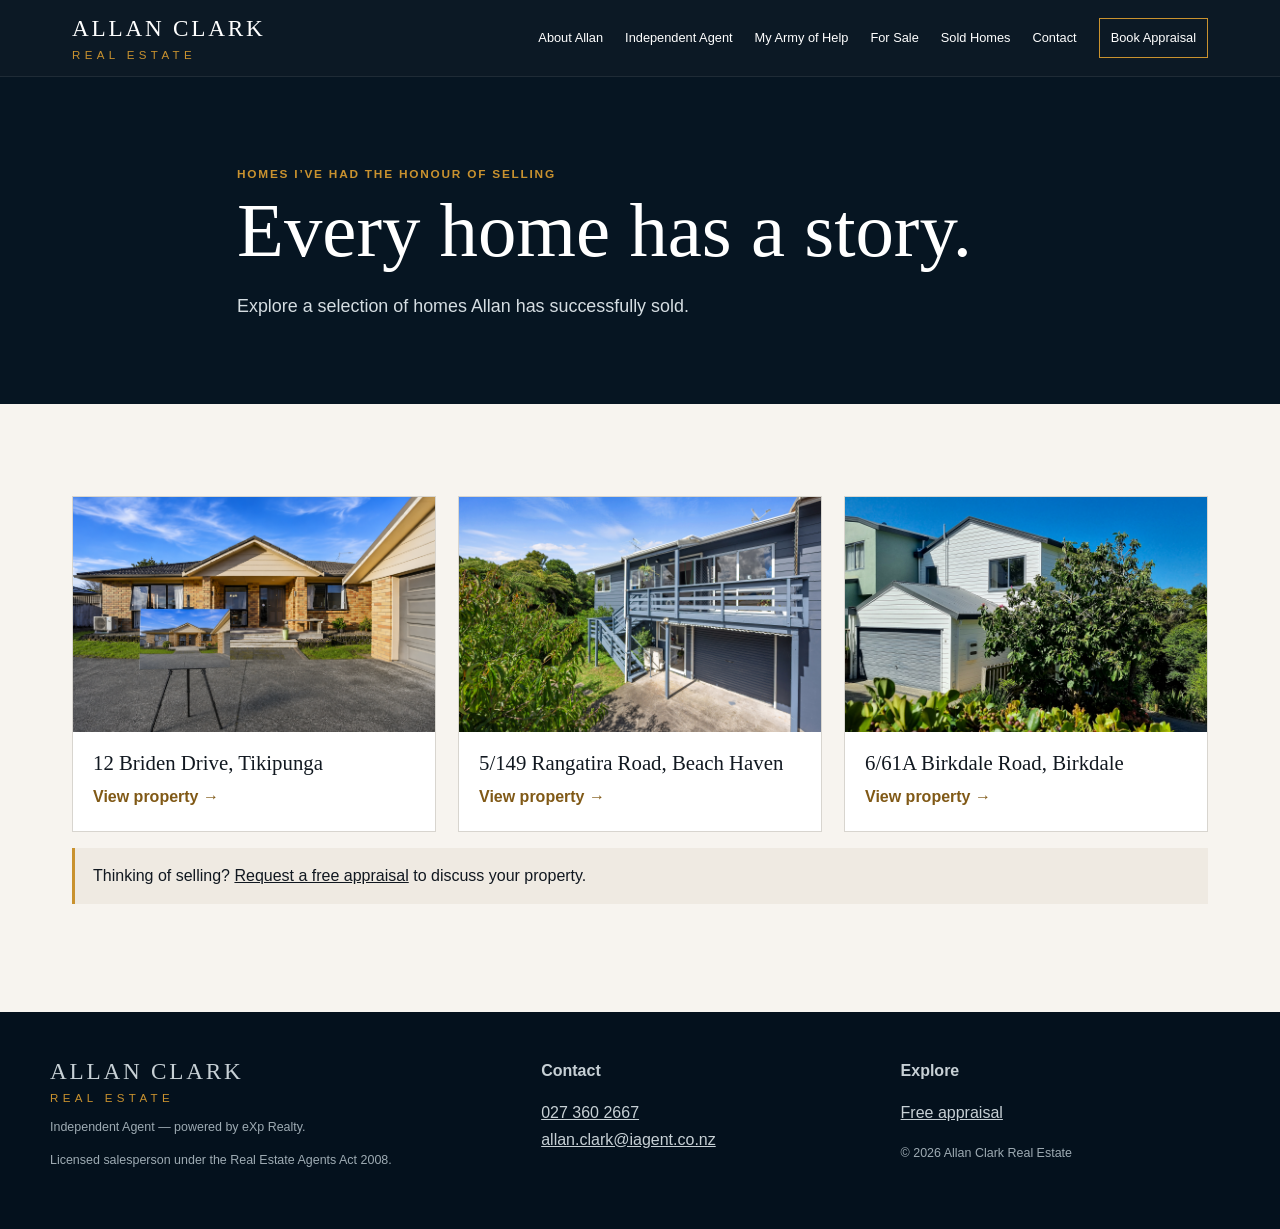
<file: sold.html>
<!doctype html><html lang="en-NZ"><head><meta charset="utf-8"><meta name="viewport" content="width=device-width,initial-scale=1"><title>Sold Homes | Allan Clark Real Estate</title><meta name="description" content="Homes Allan Clark has had the honour of selling."><link rel="stylesheet" href="assets/site.css"></head><body><header class="site-header"><div class="nav-wrap"><a class="brand" href="index.html"><strong>ALLAN CLARK</strong><span>REAL ESTATE</span></a><button class="menu">Menu</button><nav class="nav"><a href="about.html">About Allan</a><a href="independent.html">Independent Agent</a><a href="army.html">My Army of Help</a><a href="for-sale.html">For Sale</a><a href="sold.html">Sold Homes</a><a href="contact.html">Contact</a><a class="nav-cta" href="contact.html#appraisal-form">Book Appraisal</a></nav></div></header><main><section class="page-hero"><div class="section narrow"><div class="kicker">Homes I’ve had the honour of selling</div><h1>Every home has a story.</h1><p>Explore a selection of homes Allan has successfully sold.</p></div></section><section class="section"><div data-property-status="sold"><p>Loading sold homes…</p></div><p class="notice">Thinking of selling? <a href="contact.html#appraisal-form">Request a free appraisal</a> to discuss your property.</p></section></main><footer><div class="footer-grid"><div><a class="brand" href="index.html"><strong>ALLAN CLARK</strong><span>REAL ESTATE</span></a><p class="small">Independent Agent — powered by eXp Realty.</p><p class="small">Licensed salesperson under the Real Estate Agents Act 2008.</p></div><div><strong>Contact</strong><p><a href="tel:0273602667">027 360 2667</a><br><a href="mailto:allan.clark@iagent.co.nz">allan.clark@iagent.co.nz</a></p></div><div><strong>Explore</strong><p><a href="contact.html">Free appraisal</a></p><p class="small">© <span data-year></span> Allan Clark Real Estate</p></div></div></footer><script src="assets/site.js"></script><script src="assets/properties.js" defer></script></body></html>
</file>
<file: assets/site.css>
:root{--navy:#061522;--gold:#c9922f;--paper:#f7f4ef;--ink:#111820;--muted:#6c7379;--line:#d8d5cf;--max:1180px}*{box-sizing:border-box}html{scroll-behavior:smooth}body{margin:0;font-family:Arial,Helvetica,sans-serif;background:var(--paper);color:var(--ink);line-height:1.65}img{max-width:100%;display:block}a{color:inherit}.site-header{position:sticky;top:0;z-index:20;background:rgba(5,18,30,.97);color:#fff;border-bottom:1px solid rgba(255,255,255,.08)}.nav-wrap{max-width:var(--max);margin:auto;min-height:76px;padding:0 22px;display:flex;justify-content:space-between;align-items:center;gap:20px}.brand{text-decoration:none;display:flex;flex-direction:column;line-height:1}.brand strong{font:500 1.45rem Georgia,serif;letter-spacing:.12em}.brand span{color:var(--gold);font-size:.72rem;letter-spacing:.38em;margin-top:8px}.nav{display:flex;gap:22px;align-items:center;font-size:.8rem}.nav a{text-decoration:none}.nav a:hover{color:var(--gold)}.nav-cta{border:1px solid var(--gold);padding:8px 11px}.menu{display:none;background:none;color:#fff;border:1px solid #64717b;padding:7px 10px}.hero{background:var(--navy);color:#fff}.hero-grid{max-width:var(--max);margin:auto;display:grid;grid-template-columns:.92fr 1.08fr;min-height:620px}.hero-copy{padding:80px 42px 70px 22px;display:flex;flex-direction:column;justify-content:center}.hero-photo{min-height:620px}.hero-photo img{width:100%;height:100%;object-fit:cover;object-position:center 25%}.kicker{color:var(--gold);font-weight:700;letter-spacing:.15em;text-transform:uppercase;font-size:.74rem}h1,h2,h3{font-family:Georgia,'Times New Roman',serif;font-weight:500;line-height:1.08}h1{font-size:clamp(3.5rem,6vw,6rem);margin:.35rem 0 1.2rem}h2{font-size:clamp(2.25rem,4vw,4rem);margin:.3rem 0 1.1rem}h3{font-size:1.5rem}.hero-copy p{font-size:1.13rem;color:#d9e1e6}.btn{display:inline-block;text-decoration:none;padding:13px 18px;background:var(--gold);border:1px solid var(--gold);color:var(--navy);font-weight:700;margin:6px 8px 0 0}.btn.alt{background:transparent;color:#fff;border-color:#9ba6ad}.btn.dark{background:var(--navy);color:#fff;border-color:var(--navy)}.stats{background:#071a2a;color:#fff}.stats-grid{max-width:var(--max);margin:auto;display:grid;grid-template-columns:repeat(3,1fr);padding:30px 22px}.stat{border-right:1px solid rgba(255,255,255,.18);padding:0 30px}.stat:first-child{padding-left:0}.stat:last-child{border:0}.stat b{display:block;color:var(--gold);font:500 2.1rem Georgia,serif}.stat span{font-size:.76rem;letter-spacing:.1em;text-transform:uppercase;color:#c4ced4}.section{max-width:var(--max);margin:auto;padding:92px 22px}.narrow{max-width:850px}.two{display:grid;grid-template-columns:1fr 1fr;gap:64px;align-items:center}.cards{display:grid;grid-template-columns:repeat(3,1fr);gap:20px;margin-top:35px}.card{background:#fff;border:1px solid var(--line);overflow:hidden}.card img{width:100%;height:260px;object-fit:cover}.card-body{padding:24px}.card-body p,.prose p{color:var(--muted)}.band{background:var(--navy);color:#fff}.band p{color:#d6dee3}.image-frame{min-height:420px;background:#ddd;overflow:hidden}.image-frame img{width:100%;height:100%;object-fit:cover}.quote{font:italic 1.5rem Georgia,serif;border-left:3px solid var(--gold);padding-left:22px;line-height:1.45}.page-hero{background:var(--navy);color:#fff}.page-hero .section{padding-top:88px;padding-bottom:64px}.page-hero p{color:#d5dde2;font-size:1.12rem}.gallery{display:grid;grid-template-columns:repeat(3,1fr);gap:14px}.gallery>div{min-height:230px;background:#ddd;display:grid;place-items:center;text-align:center;overflow:hidden;padding:18px}.gallery img{width:100%;height:100%;object-fit:cover}.journal-grid{display:grid;grid-template-columns:repeat(2,1fr);gap:22px}.post{background:#fff;border:1px solid var(--line);padding:30px}.post a{text-decoration:none;font-weight:700}.post a:hover{color:var(--gold)}.contact-grid{display:grid;grid-template-columns:.9fr 1.1fr;gap:48px}.contact-box{background:#fff;border:1px solid var(--line);padding:30px}form{display:grid;grid-template-columns:1fr 1fr;gap:16px}label{font-size:.8rem;font-weight:700}input,textarea{width:100%;padding:12px;border:1px solid #c8c5bf;margin-top:6px;font:inherit}.full{grid-column:1/-1}textarea{min-height:140px}footer{background:#04111d;color:#c7d0d5;padding:46px 22px}.footer-grid{max-width:var(--max);margin:auto;display:grid;grid-template-columns:1.4fr 1fr 1fr;gap:30px}.small{font-size:.78rem;color:#9eabb3}.notice{background:#efeae2;border-left:3px solid var(--gold);padding:15px 18px}.signature{font-family:Georgia,serif;color:var(--gold);font-size:1.15rem}@media(max-width:860px){.nav{display:none;position:absolute;left:0;right:0;top:76px;background:var(--navy);padding:22px;flex-direction:column;align-items:flex-start}.nav.open{display:flex}.menu{display:block}.hero-grid,.two,.contact-grid{grid-template-columns:1fr}.hero-copy{padding:56px 22px 44px}.hero-photo{min-height:470px}.stats-grid,.cards,.gallery,.journal-grid,.footer-grid{grid-template-columns:1fr}.stat{padding:14px 0;border-right:0;border-bottom:1px solid rgba(255,255,255,.15)}.card img{height:300px}}

/* Fill the homepage Army of Help image frame without exposing its grey background. */
.army-home-image{height:420px;min-height:0;background:transparent}
.army-home-image img{width:100%;height:100%;object-fit:cover;object-position:center}

.property-grid{display:grid;grid-template-columns:repeat(3,minmax(0,1fr));gap:22px}.property-card{background:white;border:1px solid var(--line);overflow:hidden}.property-card a{text-decoration:none;display:block;height:100%}.property-card img{width:100%;height:235px;object-fit:cover}.property-card-body{padding:20px}.property-card h3{font-size:1.3rem;margin:0 0 10px}.property-price{font-weight:700;color:var(--navy)}.property-card-body span{color:#805916;font-weight:700}@media(max-width:860px){.property-grid{grid-template-columns:1fr}}

.property-photo-placeholder{height:235px;display:grid;place-items:center;background:linear-gradient(135deg,#10273b,#29475c);color:#e4c18b;font-family:Georgia,serif;font-size:1.55rem;letter-spacing:.06em}


/* Independent Agent philosophy — retains the source document's hierarchy and section rhythm. */
.independent-manifesto{background:#fff;border-top:1px solid var(--line)}
.independent-intro{text-align:center;padding-top:85px;padding-bottom:90px}
.independent-intro h2{color:var(--navy);margin:12px 0 5px}
.independent-pronunciation{color:var(--muted);font-size:.98rem;margin:0 auto 42px}
.independent-pronunciation span{display:block;font-style:italic}
.independent-intro h3{font-size:clamp(1.7rem,3vw,2.35rem);color:#93671f;margin-bottom:24px}
.independent-intro>p:not(.independent-pronunciation){max-width:670px;margin:15px auto;font-size:1.08rem}
.independent-intro .independent-declaration{font-family:Georgia,serif;font-size:1.4rem!important;color:var(--navy);margin-top:32px!important}
.independent-standards{padding-top:76px}
.independent-section-heading{text-align:center;max-width:740px;margin:0 auto 48px}
.independent-section-heading h2{margin:12px 0 20px}
.independent-section-heading p{color:var(--muted);font-size:1.08rem}
.independent-panel{background:#eaeef0;padding:45px clamp(24px,7vw,95px);margin:0 auto 38px;max-width:1000px}
.independent-panel>h2{text-align:center;font-size:clamp(2rem,3.5vw,3.1rem);color:var(--navy);margin:0 0 28px}
.independent-value{padding:25px 0;border-bottom:1px solid #c8d0d4;max-width:780px;margin:auto}
.independent-value:last-child{border-bottom:0}
.independent-value h3{color:#99712f;font-size:1.6rem;margin:0 0 12px}
.independent-value p{margin:0;font-size:1.04rem;line-height:1.75}
.independent-panel-light{background:#fff;border:1px solid var(--line)}
.independent-panel-light .independent-value{border-bottom-color:var(--line)}
@media(max-width:650px){.independent-intro{padding-top:55px;padding-bottom:55px}.independent-standards{padding-top:55px}.independent-panel{padding:30px 24px}.independent-value{padding:21px 0}}

/* Homepage Army of Help: show the complete wide group photograph without cropping. */
.army-home-image{height:auto;min-height:0;background:transparent}
.army-home-image img{display:block;width:100%;height:auto;object-fit:contain;object-position:center}

/* Homepage Army of Help: narrow the copy column and give the uncropped photo priority. */
.army-home-layout{max-width:1480px;grid-template-columns:minmax(260px,0.72fr) minmax(0,1.9fr);gap:clamp(24px,3vw,48px);align-items:center}
.army-home-copy{max-width:365px}
.army-home-copy h2{font-size:clamp(2.2rem,3.4vw,3.5rem)}
.army-home-copy p{max-width:340px}
.army-home-layout .army-home-image{width:100%;height:auto;min-height:0}
.army-home-layout .army-home-image img{width:100%;height:auto;object-fit:contain}
@media(max-width:860px){.army-home-layout{grid-template-columns:1fr;gap:28px}.army-home-copy{max-width:620px}.army-home-copy p{max-width:620px}}
</file>
<file: assets/army.css>
/* Army of Help page — approved 26 Aug 2026 */
.army-page{background:#f5efe6}
.army-header{position:relative;background:#061a2d}
.army-header-top{max-width:1500px;margin:0 auto;padding:18px 28px 12px;display:grid;grid-template-columns:1fr auto;align-items:center;gap:24px}
.army-brand{border:1px solid #d3a12f;padding:14px 20px;width:max-content}
.army-contact{display:flex;flex-direction:column;align-items:flex-end;line-height:1.55}
.army-contact a{text-decoration:none;color:#fff;font-size:.95rem}
.army-contact a:first-child{color:#d3a12f;font-weight:700}
.army-nav{max-width:1500px;margin:0 auto;padding:0 28px 10px;display:flex;justify-content:flex-start;gap:38px}
.army-nav a{font-weight:700;text-transform:uppercase;font-size:.82rem;padding-bottom:8px}
.army-nav a.active{color:#d3a12f;border-bottom:2px solid #d3a12f}
.army-hero{background:#061a2d;color:#fff;display:grid;grid-template-columns:360px minmax(0,1fr);min-height:635px;overflow:hidden}
.army-hero-copy{padding:50px 42px 44px 46px;background:linear-gradient(90deg,#061a2d 0%,#061a2d 82%,rgba(6,26,45,.82) 100%);z-index:2}
.army-eyebrow{color:#d3a12f;font-weight:700;font-size:.88rem;letter-spacing:.04em}
.army-gold-rule{width:52px;height:2px;background:#d3a12f;margin:16px 0 18px}
.army-gold-rule.short{margin-top:18px;margin-bottom:18px}
.army-hero h1{font-family:Georgia,'Times New Roman',serif;font-size:clamp(3rem,4.2vw,4.6rem);line-height:1.02;margin:0 0 24px;font-weight:500}
.army-lead{font-size:1.05rem;line-height:1.65;margin:0}
.army-body{font-size:1.04rem;line-height:1.7;margin:0 0 26px}
.army-button{margin-top:0;padding:14px 28px}
.army-hero-image{min-width:0;position:relative;background:#a7b5b9}
.army-hero-image:before{content:"";position:absolute;inset:0 auto 0 0;width:10%;background:linear-gradient(90deg,#061a2d,transparent);z-index:1;pointer-events:none}
.army-hero-image img{width:100%;height:100%;object-fit:cover;object-position:center center}
.army-support{background:#f5efe6;padding:24px 22px 34px}
.army-support-inner{max-width:1180px;margin:0 auto;text-align:center}
.army-support h2{font-size:2.15rem;margin:0 0 10px;color:#0a2035}
.army-support p{max-width:900px;margin:0 auto 22px;line-height:1.5;color:#252b30}
.army-benefits{display:grid;grid-template-columns:repeat(6,1fr);margin-top:18px}
.army-benefits article{padding:0 18px;border-right:1px solid #d7cab9}
.army-benefits article:last-child{border-right:0}
.army-icon{font-size:2.25rem;line-height:1;color:#bd8517;margin-bottom:9px;font-family:Georgia,serif}
.army-benefits h3{font-family:Arial,Helvetica,sans-serif;font-size:.87rem;line-height:1.35;margin:0;font-weight:400}
.army-intro{background:#fff;max-width:none;padding-left:max(22px,calc((100vw - 1180px)/2));padding-right:max(22px,calc((100vw - 1180px)/2))}
.army-intro p{max-width:900px;color:#5e666c}
@media(max-width:980px){
  .army-header-top{grid-template-columns:1fr auto auto}
  .army-contact{display:none}
  .army-nav{display:none;position:absolute;top:92px;left:0;right:0;z-index:30;background:#061a2d;padding:22px 28px;flex-direction:column;gap:12px}
  .army-nav.open{display:flex}
  .army-hero{grid-template-columns:1fr}
  .army-hero-copy{padding:46px 28px}
  .army-hero-image{min-height:430px}
  .army-hero-image:before{display:none}
  .army-benefits{grid-template-columns:repeat(3,1fr);gap:28px 0}
  .army-benefits article:nth-child(3){border-right:0}
}
@media(max-width:600px){
  .army-header-top{padding:14px 16px}
  .army-brand{padding:10px 12px}
  .army-brand strong{font-size:1.1rem}
  .army-brand span{font-size:.58rem}
  .army-hero-copy{padding:38px 22px}
  .army-hero h1{font-size:3.15rem}
  .army-hero-image{min-height:330px}
  .army-support h2{font-size:1.75rem}
  .army-benefits{grid-template-columns:repeat(2,1fr)}
  .army-benefits article{border-right:1px solid #d7cab9}
  .army-benefits article:nth-child(even){border-right:0}
}
</file>
